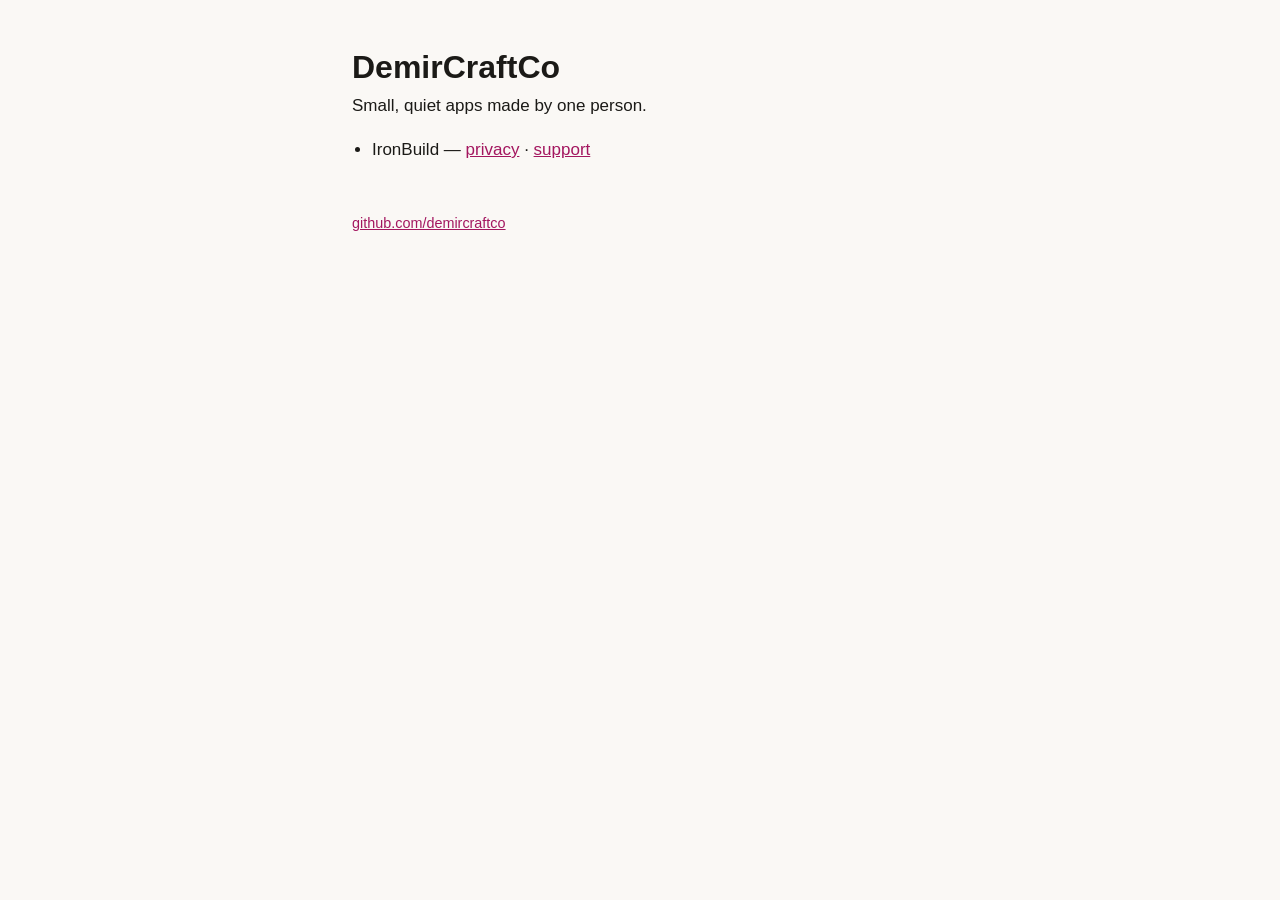
<file: index.html>
<!doctype html>
<html lang="en">
  <head>
    <meta charset="utf-8" />
    <meta name="viewport" content="width=device-width, initial-scale=1" />
    <title>DemirCraftCo</title>
    <meta name="description" content="Small, quiet apps made by one person." />
    <link rel="stylesheet" href="/style.css" />
  </head>
  <body>
    <main>
      <h1>DemirCraftCo</h1>
      <p>Small, quiet apps made by one person.</p>
      <ul>
        <li>IronBuild — <a href="/ironbuild/privacy/">privacy</a> · <a href="/ironbuild/support/">support</a></li>
      </ul>
      <footer><a href="https://github.com/demircraftco">github.com/demircraftco</a></footer>
    </main>
  </body>
</html>
</file>
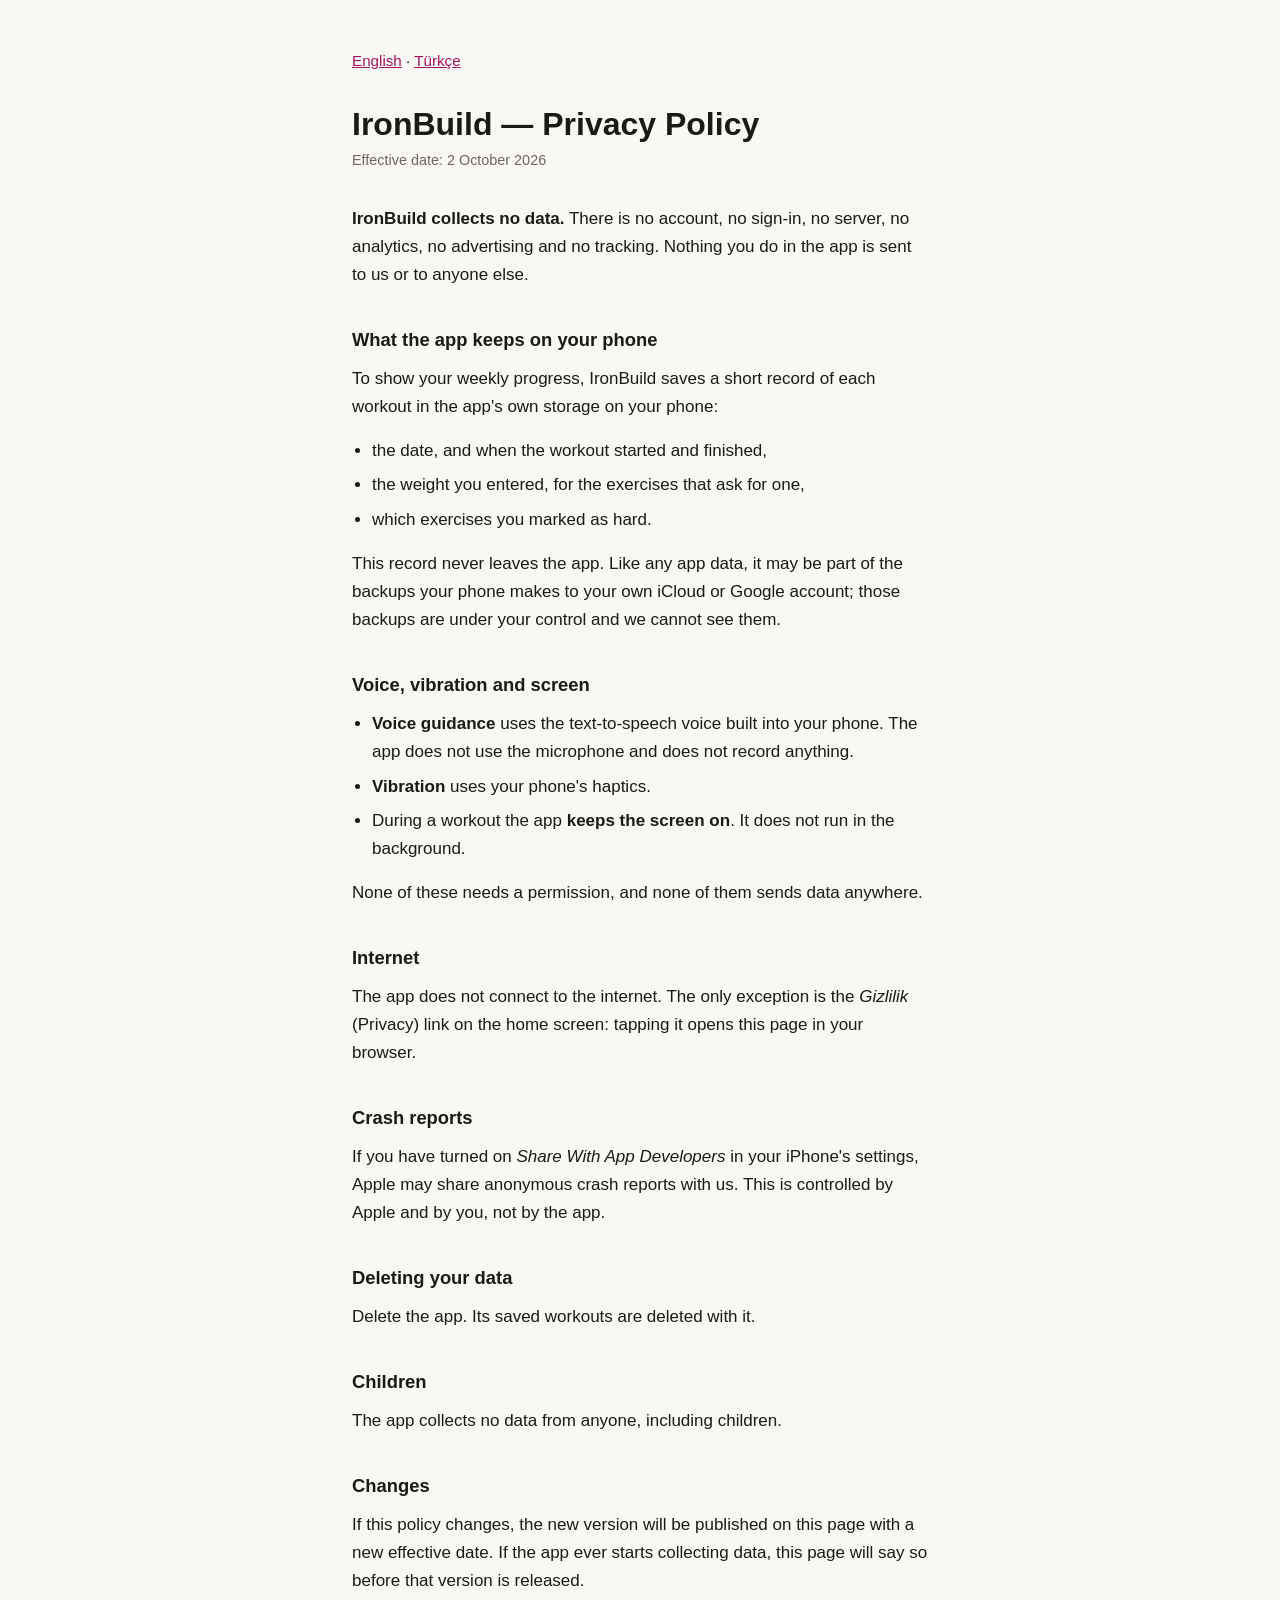
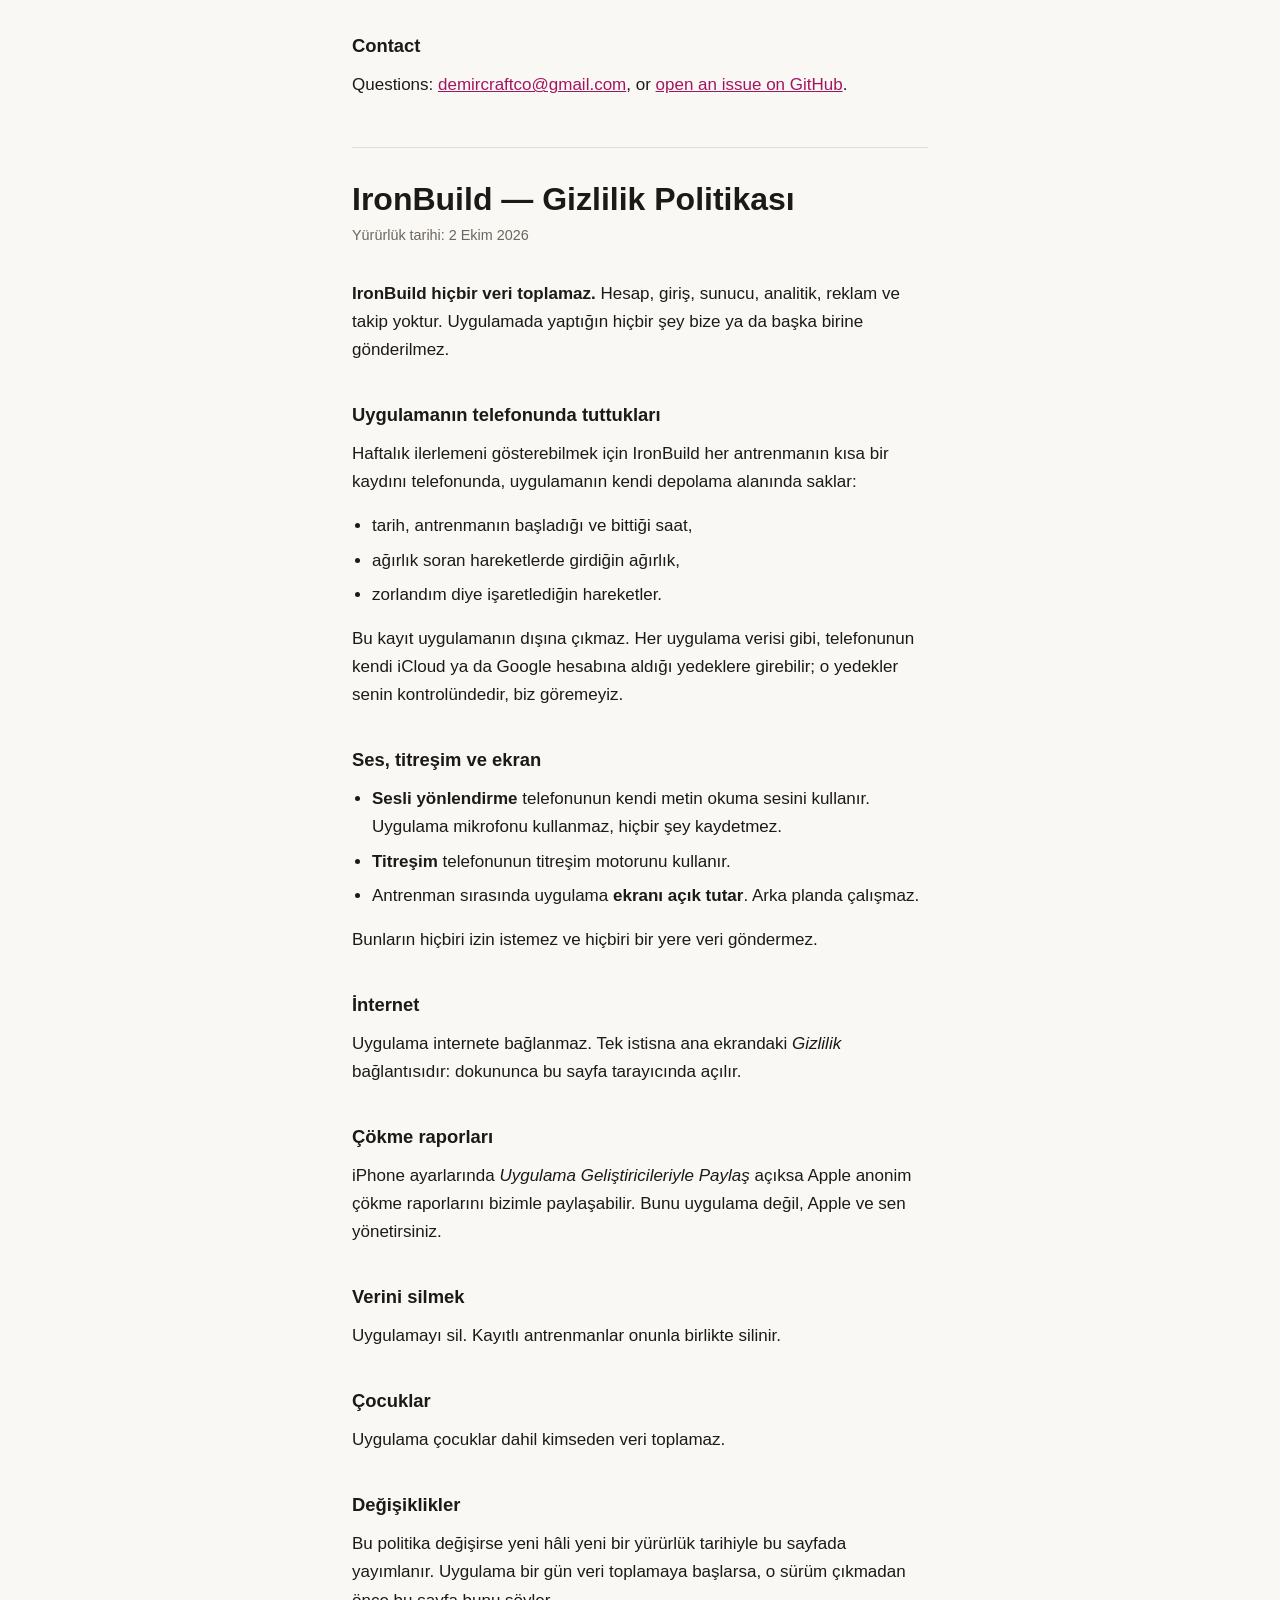
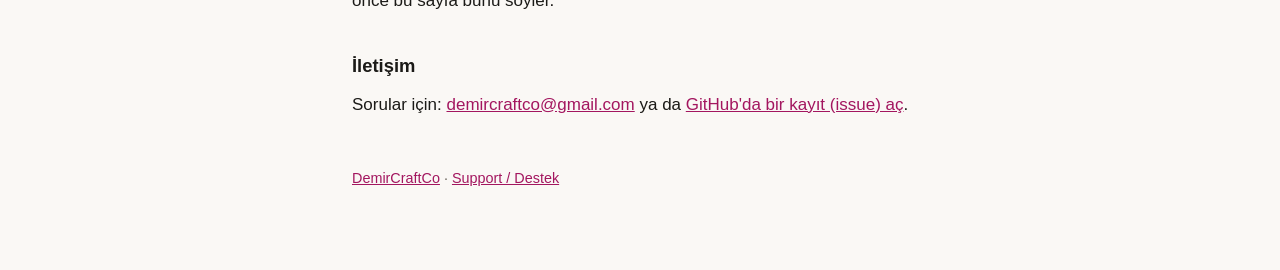
<file: ironbuild/privacy/index.html>
<!doctype html>
<html lang="en">
  <head>
    <meta charset="utf-8" />
    <meta name="viewport" content="width=device-width, initial-scale=1" />
    <title>IronBuild — Privacy Policy / Gizlilik Politikası</title>
    <meta name="description" content="IronBuild collects no data. Everything stays on your phone." />
    <link rel="stylesheet" href="/style.css" />
  </head>
  <body>
    <main>
      <p class="lang"><a href="#en">English</a> · <a href="#tr">Türkçe</a></p>

      <section lang="en" id="en">
        <h1>IronBuild — Privacy Policy</h1>
        <p class="meta">Effective date: 2 October 2026</p>

        <p><strong>IronBuild collects no data.</strong> There is no account, no sign-in, no server,
          no analytics, no advertising and no tracking. Nothing you do in the app is sent to us
          or to anyone else.</p>

        <h2>What the app keeps on your phone</h2>
        <p>To show your weekly progress, IronBuild saves a short record of each workout in the
          app's own storage on your phone:</p>
        <ul>
          <li>the date, and when the workout started and finished,</li>
          <li>the weight you entered, for the exercises that ask for one,</li>
          <li>which exercises you marked as hard.</li>
        </ul>
        <p>This record never leaves the app. Like any app data, it may be part of the backups your
          phone makes to your own iCloud or Google account; those backups are under your control
          and we cannot see them.</p>

        <h2>Voice, vibration and screen</h2>
        <ul>
          <li><strong>Voice guidance</strong> uses the text-to-speech voice built into your phone. The app
            does not use the microphone and does not record anything.</li>
          <li><strong>Vibration</strong> uses your phone's haptics.</li>
          <li>During a workout the app <strong>keeps the screen on</strong>. It does not run in the background.</li>
        </ul>
        <p>None of these needs a permission, and none of them sends data anywhere.</p>

        <h2>Internet</h2>
        <p>The app does not connect to the internet. The only exception is the
          <em>Gizlilik</em> (Privacy) link on the home screen: tapping it opens this page in your
          browser.</p>

        <h2>Crash reports</h2>
        <p>If you have turned on <em>Share With App Developers</em> in your iPhone's settings, Apple
          may share anonymous crash reports with us. This is controlled by Apple and by you, not by
          the app.</p>

        <h2>Deleting your data</h2>
        <p>Delete the app. Its saved workouts are deleted with it.</p>

        <h2>Children</h2>
        <p>The app collects no data from anyone, including children.</p>

        <h2>Changes</h2>
        <p>If this policy changes, the new version will be published on this page with a new
          effective date. If the app ever starts collecting data, this page will say so before
          that version is released.</p>

        <h2>Contact</h2>
        <p>Questions: <a href="mailto:demircraftco@gmail.com">demircraftco@gmail.com</a>, or
          <a href="https://github.com/demircraftco/demircraftco.github.io/issues">open an issue on GitHub</a>.</p>
      </section>

      <section lang="tr" id="tr">
        <h1>IronBuild — Gizlilik Politikası</h1>
        <p class="meta">Yürürlük tarihi: 2 Ekim 2026</p>

        <p><strong>IronBuild hiçbir veri toplamaz.</strong> Hesap, giriş, sunucu, analitik, reklam
          ve takip yoktur. Uygulamada yaptığın hiçbir şey bize ya da başka birine gönderilmez.</p>

        <h2>Uygulamanın telefonunda tuttukları</h2>
        <p>Haftalık ilerlemeni gösterebilmek için IronBuild her antrenmanın kısa bir kaydını
          telefonunda, uygulamanın kendi depolama alanında saklar:</p>
        <ul>
          <li>tarih, antrenmanın başladığı ve bittiği saat,</li>
          <li>ağırlık soran hareketlerde girdiğin ağırlık,</li>
          <li>zorlandım diye işaretlediğin hareketler.</li>
        </ul>
        <p>Bu kayıt uygulamanın dışına çıkmaz. Her uygulama verisi gibi, telefonunun kendi iCloud ya
          da Google hesabına aldığı yedeklere girebilir; o yedekler senin kontrolündedir, biz
          göremeyiz.</p>

        <h2>Ses, titreşim ve ekran</h2>
        <ul>
          <li><strong>Sesli yönlendirme</strong> telefonunun kendi metin okuma sesini kullanır. Uygulama
            mikrofonu kullanmaz, hiçbir şey kaydetmez.</li>
          <li><strong>Titreşim</strong> telefonunun titreşim motorunu kullanır.</li>
          <li>Antrenman sırasında uygulama <strong>ekranı açık tutar</strong>. Arka planda çalışmaz.</li>
        </ul>
        <p>Bunların hiçbiri izin istemez ve hiçbiri bir yere veri göndermez.</p>

        <h2>İnternet</h2>
        <p>Uygulama internete bağlanmaz. Tek istisna ana ekrandaki <em>Gizlilik</em> bağlantısıdır:
          dokununca bu sayfa tarayıcında açılır.</p>

        <h2>Çökme raporları</h2>
        <p>iPhone ayarlarında <em>Uygulama Geliştiricileriyle Paylaş</em> açıksa Apple anonim çökme
          raporlarını bizimle paylaşabilir. Bunu uygulama değil, Apple ve sen yönetirsiniz.</p>

        <h2>Verini silmek</h2>
        <p>Uygulamayı sil. Kayıtlı antrenmanlar onunla birlikte silinir.</p>

        <h2>Çocuklar</h2>
        <p>Uygulama çocuklar dahil kimseden veri toplamaz.</p>

        <h2>Değişiklikler</h2>
        <p>Bu politika değişirse yeni hâli yeni bir yürürlük tarihiyle bu sayfada yayımlanır.
          Uygulama bir gün veri toplamaya başlarsa, o sürüm çıkmadan önce bu sayfa bunu söyler.</p>

        <h2>İletişim</h2>
        <p>Sorular için: <a href="mailto:demircraftco@gmail.com">demircraftco@gmail.com</a> ya da
          <a href="https://github.com/demircraftco/demircraftco.github.io/issues">GitHub'da bir kayıt (issue) aç</a>.</p>
      </section>

      <footer><a href="/">DemirCraftCo</a> · <a href="/ironbuild/support/">Support / Destek</a></footer>
    </main>
  </body>
</html>
</file>
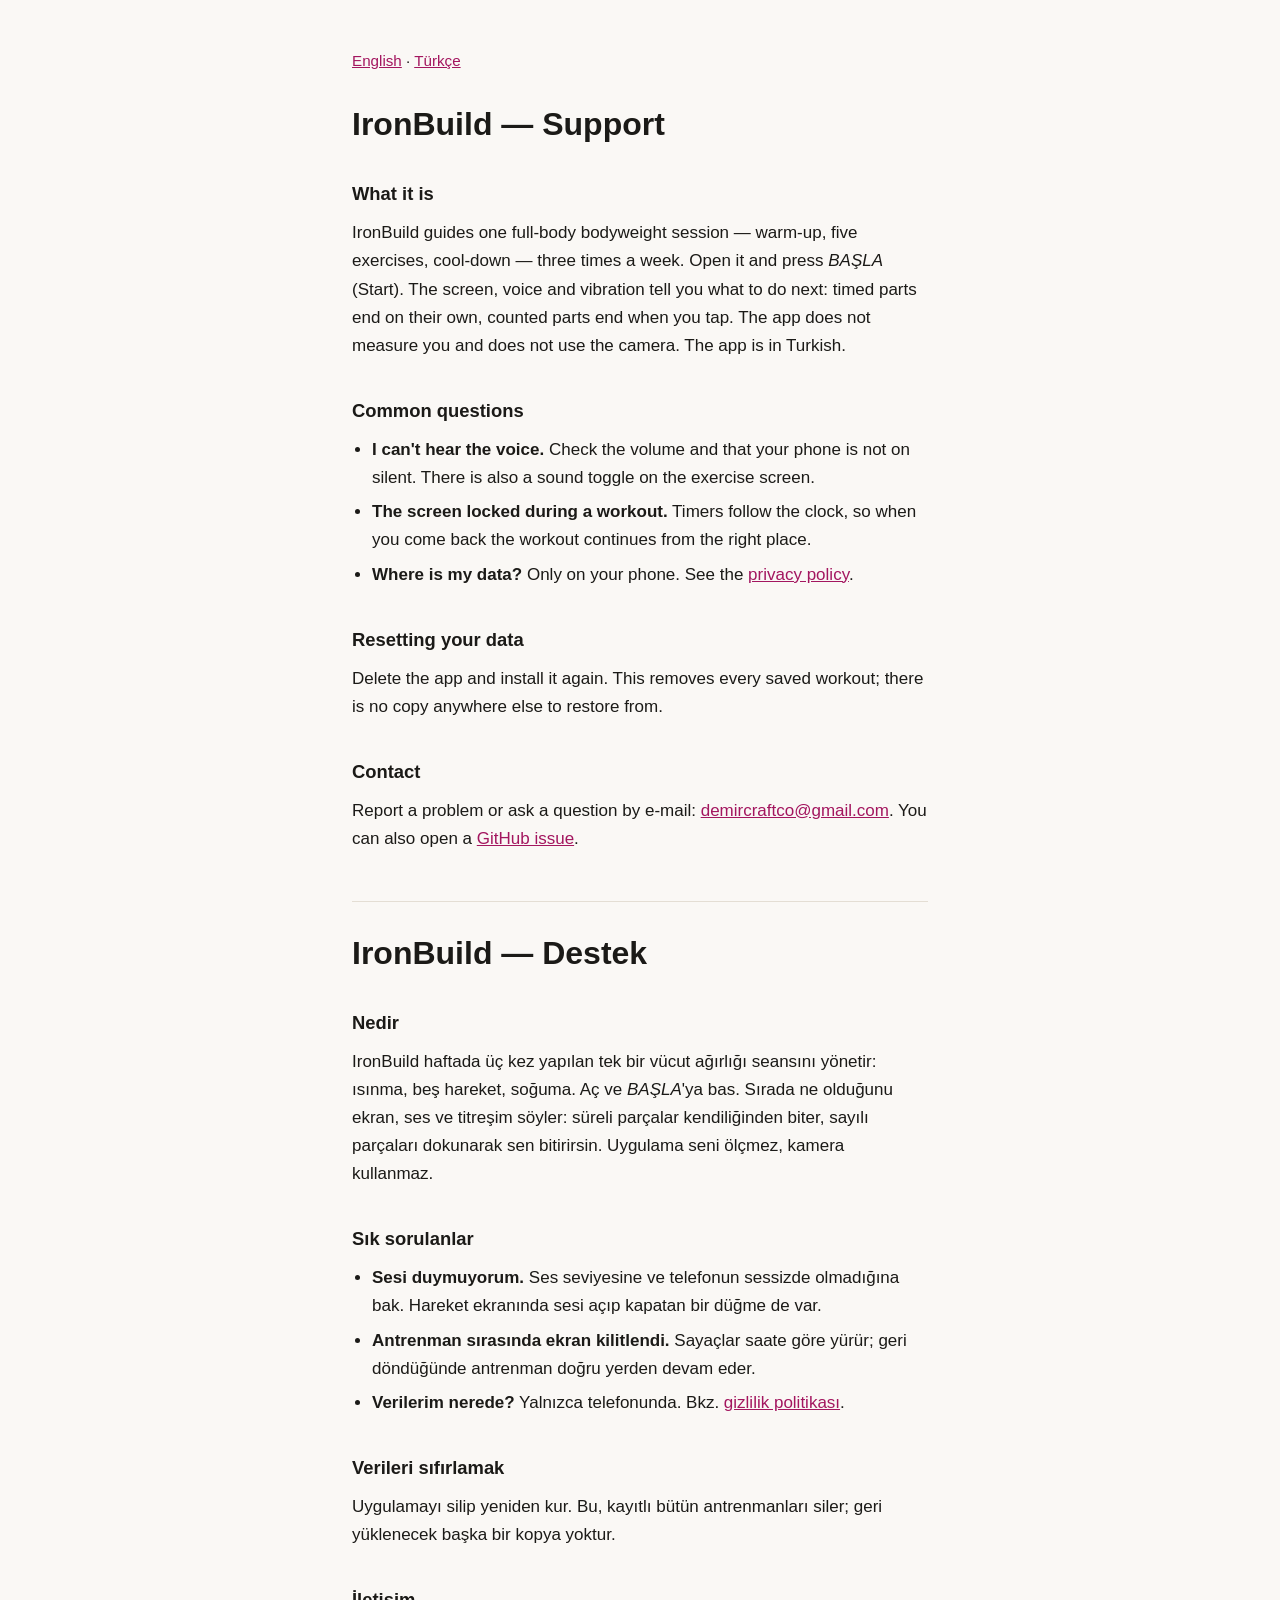
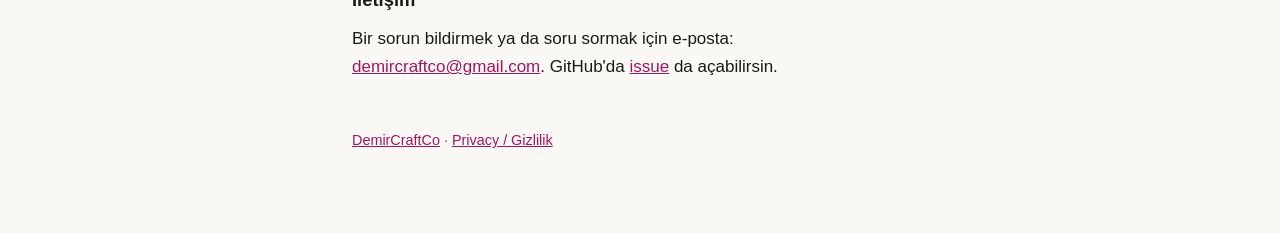
<file: ironbuild/support/index.html>
<!doctype html>
<html lang="en">
  <head>
    <meta charset="utf-8" />
    <meta name="viewport" content="width=device-width, initial-scale=1" />
    <title>IronBuild — Support / Destek</title>
    <meta name="description" content="Help for IronBuild, a bodyweight workout guide." />
    <link rel="stylesheet" href="/style.css" />
  </head>
  <body>
    <main>
      <p class="lang"><a href="#en">English</a> · <a href="#tr">Türkçe</a></p>

      <section lang="en" id="en">
        <h1>IronBuild — Support</h1>

        <h2>What it is</h2>
        <p>IronBuild guides one full-body bodyweight session — warm-up, five exercises, cool-down —
          three times a week. Open it and press <em>BAŞLA</em> (Start). The screen, voice and
          vibration tell you what to do next: timed parts end on their own, counted parts end
          when you tap. The app does not measure you and does not use the camera. The app is in
          Turkish.</p>

        <h2>Common questions</h2>
        <ul>
          <li><strong>I can't hear the voice.</strong> Check the volume and that your phone is not on
            silent. There is also a sound toggle on the exercise screen.</li>
          <li><strong>The screen locked during a workout.</strong> Timers follow the clock, so when you
            come back the workout continues from the right place.</li>
          <li><strong>Where is my data?</strong> Only on your phone. See the
            <a href="/ironbuild/privacy/">privacy policy</a>.</li>
        </ul>

        <h2>Resetting your data</h2>
        <p>Delete the app and install it again. This removes every saved workout; there is no
          copy anywhere else to restore from.</p>

        <h2>Contact</h2>
        <p>Report a problem or ask a question by e-mail:
          <a href="mailto:demircraftco@gmail.com">demircraftco@gmail.com</a>.
          You can also open a <a href="https://github.com/demircraftco/demircraftco.github.io/issues">GitHub issue</a>.</p>
      </section>

      <section lang="tr" id="tr">
        <h1>IronBuild — Destek</h1>

        <h2>Nedir</h2>
        <p>IronBuild haftada üç kez yapılan tek bir vücut ağırlığı seansını yönetir: ısınma, beş
          hareket, soğuma. Aç ve <em>BAŞLA</em>'ya bas. Sırada ne olduğunu ekran, ses ve titreşim
          söyler: süreli parçalar kendiliğinden biter, sayılı parçaları dokunarak sen bitirirsin.
          Uygulama seni ölçmez, kamera kullanmaz.</p>

        <h2>Sık sorulanlar</h2>
        <ul>
          <li><strong>Sesi duymuyorum.</strong> Ses seviyesine ve telefonun sessizde olmadığına bak.
            Hareket ekranında sesi açıp kapatan bir düğme de var.</li>
          <li><strong>Antrenman sırasında ekran kilitlendi.</strong> Sayaçlar saate göre yürür; geri
            döndüğünde antrenman doğru yerden devam eder.</li>
          <li><strong>Verilerim nerede?</strong> Yalnızca telefonunda. Bkz.
            <a href="/ironbuild/privacy/#tr">gizlilik politikası</a>.</li>
        </ul>

        <h2>Verileri sıfırlamak</h2>
        <p>Uygulamayı silip yeniden kur. Bu, kayıtlı bütün antrenmanları siler; geri yüklenecek
          başka bir kopya yoktur.</p>

        <h2>İletişim</h2>
        <p>Bir sorun bildirmek ya da soru sormak için e-posta:
          <a href="mailto:demircraftco@gmail.com">demircraftco@gmail.com</a>.
          GitHub'da <a href="https://github.com/demircraftco/demircraftco.github.io/issues">issue</a> da açabilirsin.</p>
      </section>

      <footer><a href="/">DemirCraftCo</a> · <a href="/ironbuild/privacy/">Privacy / Gizlilik</a></footer>
    </main>
  </body>
</html>
</file>
<file: style.css>
:root {
  --bg: #faf8f5;
  --text: #1b1a17;
  --muted: #6b665e;
  --accent: #a3165f;
  --line: #e4ded4;
}
@media (prefers-color-scheme: dark) {
  :root {
    --bg: #0e0a1f;
    --text: #f4f1ff;
    --muted: #a49dd0;
    --accent: #ff3ea5;
    --line: #3a2f73;
  }
}
* { box-sizing: border-box; }
body {
  margin: 0;
  padding: 3rem 1.5rem 5rem;
  background: var(--bg);
  color: var(--text);
  font: 17px/1.65 -apple-system, BlinkMacSystemFont, "Segoe UI", Roboto, "Helvetica Neue", Arial, sans-serif;
  -webkit-text-size-adjust: 100%;
}
main { max-width: 36rem; margin: 0 auto; }
h1 { font-size: 2rem; line-height: 1.2; margin: 0 0 0.35rem; }
h2 { font-size: 1.15rem; margin: 2.25rem 0 0.6rem; }
p { margin: 0 0 1rem; }
ul { margin: 0 0 1rem; padding-left: 1.25rem; }
li { margin-bottom: 0.4rem; }
a { color: var(--accent); }
.meta { color: var(--muted); font-size: 0.9rem; margin: 0 0 2rem; }
.lang { font-size: 0.95rem; margin: 0 0 2rem; }
section + section { border-top: 1px solid var(--line); margin-top: 3rem; padding-top: 2rem; }
footer { color: var(--muted); font-size: 0.9rem; margin-top: 3rem; }
</file>
